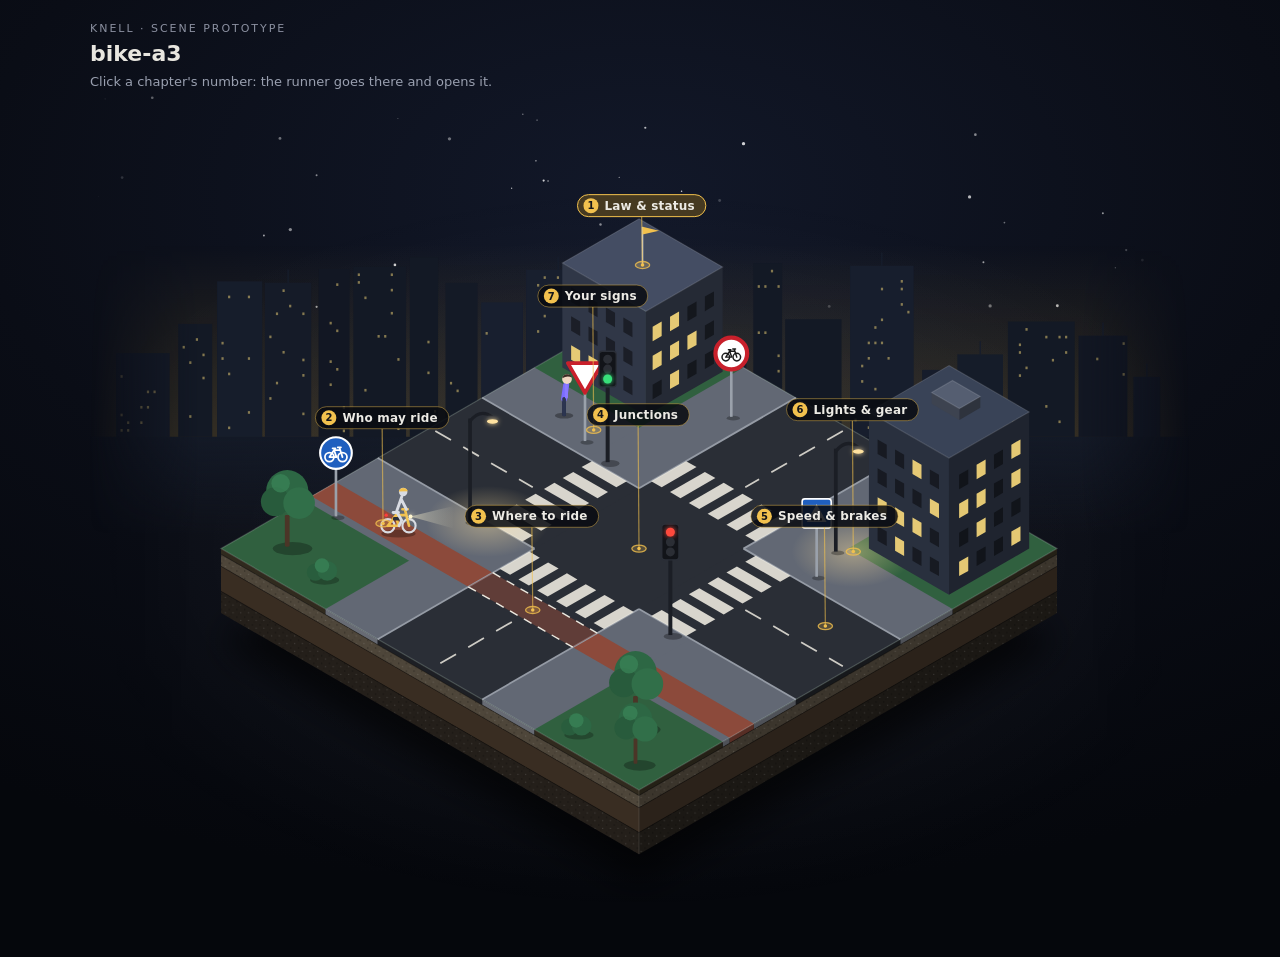
<file: scenes/prototype.html>
<!doctype html>
<html lang="en">
<head>
<meta charset="utf-8">
<meta name="viewport" content="width=device-width,initial-scale=1">
<title>Knell — course scene prototype</title>
<!--
  A harness for scenes/scene.js, NOT part of the app: index.html does not
  load it. ?lang=ru shows the Russian labels, ?id= picks a recipe.
-->
<style>
  html, body { margin: 0; min-height: 100%; }
  body {
    background: radial-gradient(1200px 700px at 50% 20%, #121829 0%, #0a0d16 55%, #05070c 100%);
    color: #e8e6df;
    font-family: Inter, system-ui, -apple-system, "Segoe UI", Roboto, sans-serif;
  }
  header { max-width: 1100px; margin: 0 auto; padding: 22px 24px 0; }
  .eyebrow { font-size: 11px; letter-spacing: .18em; text-transform: uppercase; color: #8b90a0; }
  h1 { margin: 6px 0 0; font-size: 22px; font-weight: 700; }
  .stage { max-width: 1100px; margin: 0 auto; padding: 4px 12px 28px; }
  .hint { margin: 8px 0 0; font-size: 13px; color: #9aa0b0; }
  .toast {
    position: fixed; left: 50%; bottom: 26px; transform: translate(-50%, 20px);
    padding: 12px 18px; border-radius: 12px;
    background: rgba(20, 22, 32, .94); border: 1px solid rgba(242, 193, 78, .55);
    color: #f3efe2; font-size: 14px; box-shadow: 0 10px 30px rgba(0, 0, 0, .45);
    opacity: 0; transition: opacity .25s ease, transform .25s ease; pointer-events: none;
  }
  .toast.on { opacity: 1; transform: translate(-50%, 0); }
  .toast b { color: #f2c14e; }
</style>
</head>
<body>
<header>
  <div class="eyebrow">Knell · scene prototype</div>
  <h1 id="title"></h1>
  <p class="hint" id="hint"></p>
</header>
<div class="stage" id="stage"></div>
<div class="toast" id="toast"></div>
<script>
  // Cache-busting on purpose: the browser's own cache can hand back a
  // file from before the last save, so a plain reload might show the
  // PREVIOUS version of a file that is being iterated on.
  const v = Date.now();
  const load = src => new Promise((ok, no) => {
    const s = document.createElement("script");
    s.src = src + "?v=" + v;
    s.onload = ok;
    s.onerror = no;
    document.head.appendChild(s);
  });
  const q = new URLSearchParams(location.search);
  const lang = q.get("lang") || "en";
  const id = q.get("id") || "bike-a3";
  const T = lang === "ru"
    ? { hint: "Нажми на номер главы — человечек добежит туда и откроет её.", open: "Открывается глава" }
    : { hint: "Click a chapter's number: the runner goes there and opens it.", open: "Opening chapter" };
  document.getElementById("hint").textContent = T.hint;

  // Stands in for the app: there, arriving would open the topic.
  let toastTimer = 0;
  function onChapter(c) {
    const t = document.getElementById("toast");
    t.innerHTML = "";
    const b = document.createElement("b");
    b.textContent = c.n + " · " + c.label;
    t.append(T.open + " ", b);
    t.classList.add("on");
    clearTimeout(toastTimer);
    toastTimer = setTimeout(() => t.classList.remove("on"), 2200);
  }

  load("scene.js").then(() => load(id + ".js")).then(() => {
    window.__scene = Dojo.Scenes.render(document.getElementById("stage"), id, { lang, onChapter });
    document.getElementById("title").textContent = id;
  });
</script>
</body>
</html>
</file>
